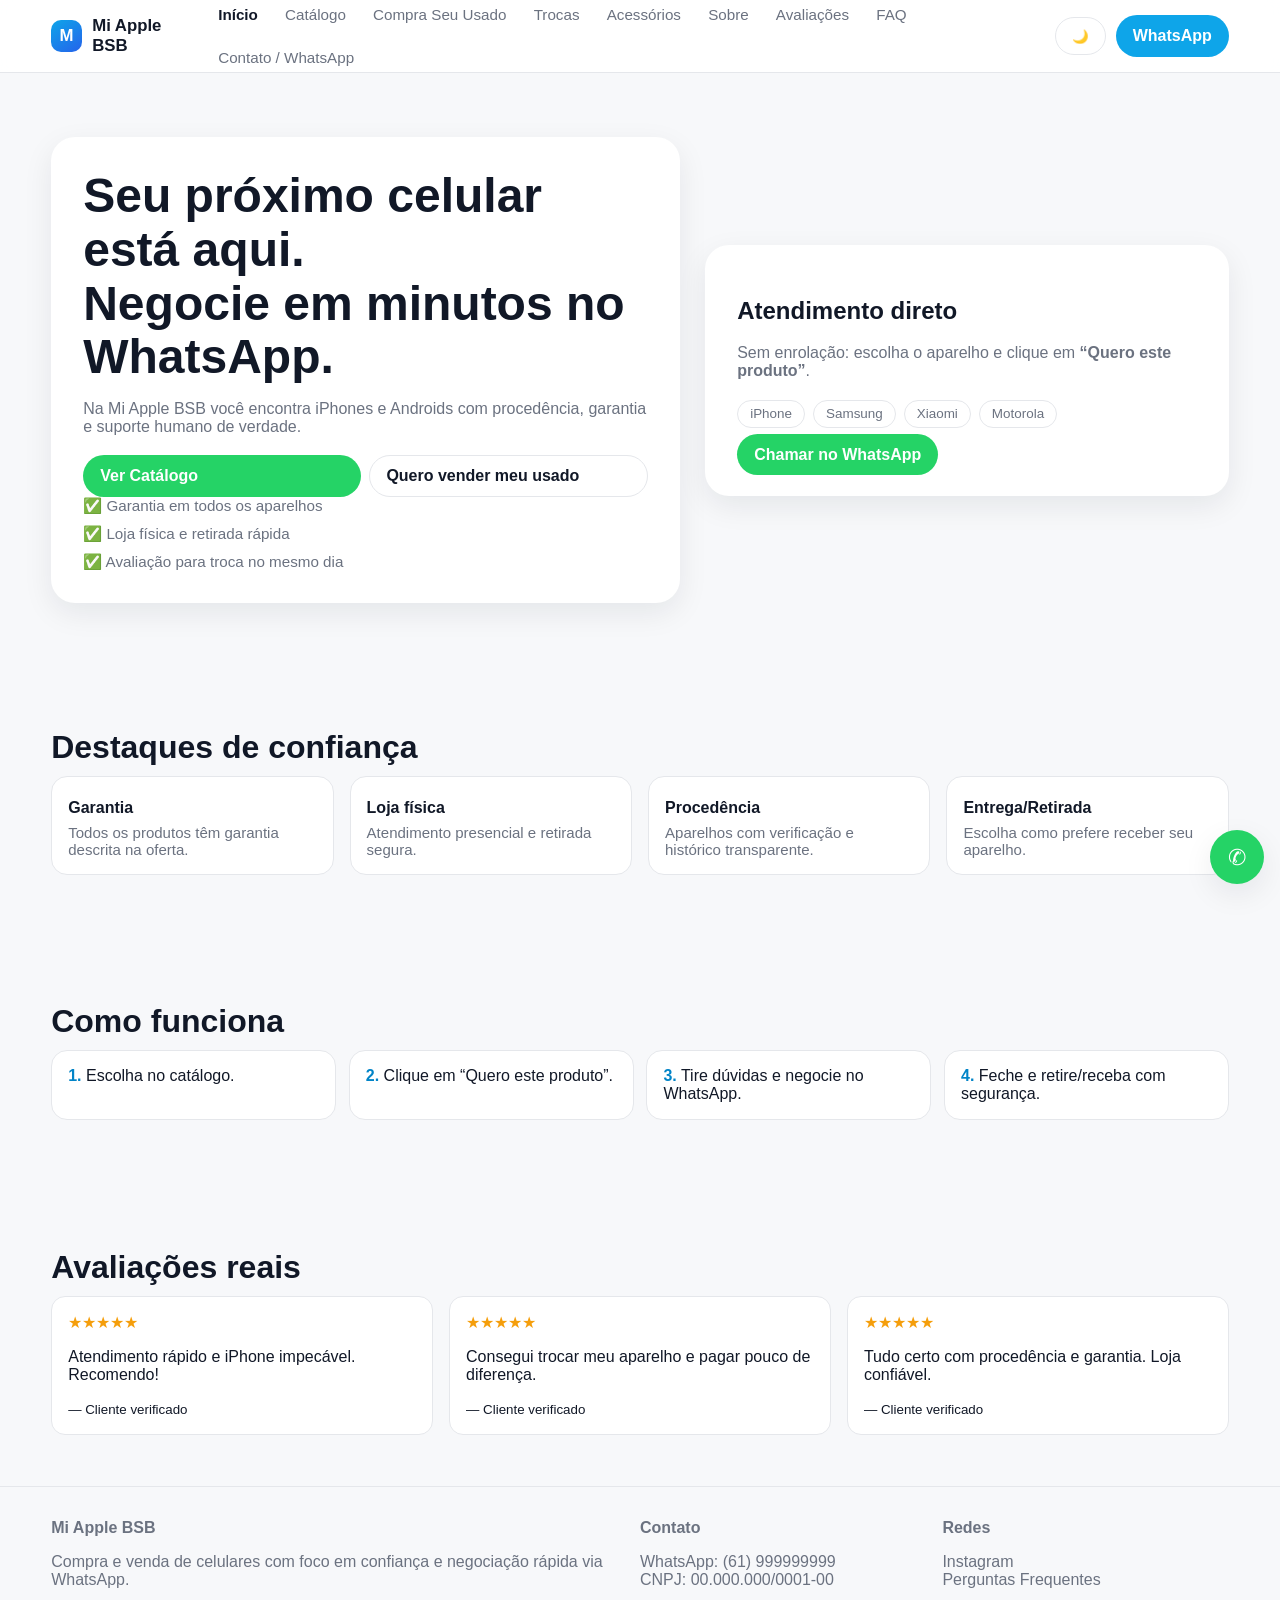
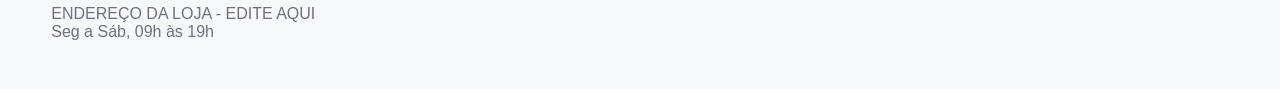
<file: index.html>
<!doctype html><html lang="pt-BR"><head>
<meta charset="UTF-8"><meta name="viewport" content="width=device-width,initial-scale=1.0">
<title>Mi Apple BSB | Catálogo de Celulares com Atendimento via WhatsApp</title>
<meta name="description" content="Compra e venda de celulares novos e seminovos em Brasília. Catálogo atualizado e atendimento rápido via WhatsApp.">
<link rel="stylesheet" href="assets/css/styles.css">
<script type="application/ld+json">{"@context":"https://schema.org","@type":"Store","name":"Mi Apple BSB","telephone":"+55 61 99999-9999","address":"ENDEREÇO DA LOJA - EDITE AQUI"}</script>
</head><body>
<div id="siteHeader"></div>
<main>
<section class="hero"><div class="container hero-wrap">
  <div class="hero-card"><h1>Seu próximo celular está aqui. <br>Negocie em minutos no WhatsApp.</h1>
    <p>Na Mi Apple BSB você encontra iPhones e Androids com procedência, garantia e suporte humano de verdade.</p>
    <div class="card-actions"><a class="btn btn-whatsapp" href="catalogo.html">Ver Catálogo</a><a class="btn btn-outline" href="vender.html">Quero vender meu usado</a></div>
    <div class="hero-bullets"><span>✅ Garantia em todos os aparelhos</span><span>✅ Loja física e retirada rápida</span><span>✅ Avaliação para troca no mesmo dia</span></div>
  </div>
  <div class="hero-card"><h2>Atendimento direto</h2><p>Sem enrolação: escolha o aparelho e clique em <strong>“Quero este produto”</strong>.</p><div class="chips"><span class="chip">iPhone</span><span class="chip">Samsung</span><span class="chip">Xiaomi</span><span class="chip">Motorola</span></div><br><a class="btn btn-whatsapp" target="_blank" rel="noopener" href="https://wa.me/5561999999999?text=Olá!%20Quero%20atendimento%20agora.">Chamar no WhatsApp</a></div>
</div></section>

<section class="section"><div class="container"><h2 class="section-title">Destaques de confiança</h2><div class="grid-4">
<div class="highlight"><h3>Garantia</h3><p>Todos os produtos têm garantia descrita na oferta.</p></div>
<div class="highlight"><h3>Loja física</h3><p>Atendimento presencial e retirada segura.</p></div>
<div class="highlight"><h3>Procedência</h3><p>Aparelhos com verificação e histórico transparente.</p></div>
<div class="highlight"><h3>Entrega/Retirada</h3><p>Escolha como prefere receber seu aparelho.</p></div>
</div></div></section>

<section class="section"><div class="container"><h2 class="section-title">Como funciona</h2><div class="steps">
<div class="step"><b>1.</b> Escolha no catálogo.</div><div class="step"><b>2.</b> Clique em “Quero este produto”.</div><div class="step"><b>3.</b> Tire dúvidas e negocie no WhatsApp.</div><div class="step"><b>4.</b> Feche e retire/receba com segurança.</div>
</div></div></section>

<section class="section"><div class="container"><h2 class="section-title">Avaliações reais</h2><div class="testimonials">
<div class="testimonial"><div class="stars">★★★★★</div><p>Atendimento rápido e iPhone impecável. Recomendo!</p><small>— Cliente verificado</small></div>
<div class="testimonial"><div class="stars">★★★★★</div><p>Consegui trocar meu aparelho e pagar pouco de diferença.</p><small>— Cliente verificado</small></div>
<div class="testimonial"><div class="stars">★★★★★</div><p>Tudo certo com procedência e garantia. Loja confiável.</p><small>— Cliente verificado</small></div>
</div></div></section>
</main>
<div id="siteFooter"></div>
<script src="assets/js/app.js"></script>
</body></html>
</file>
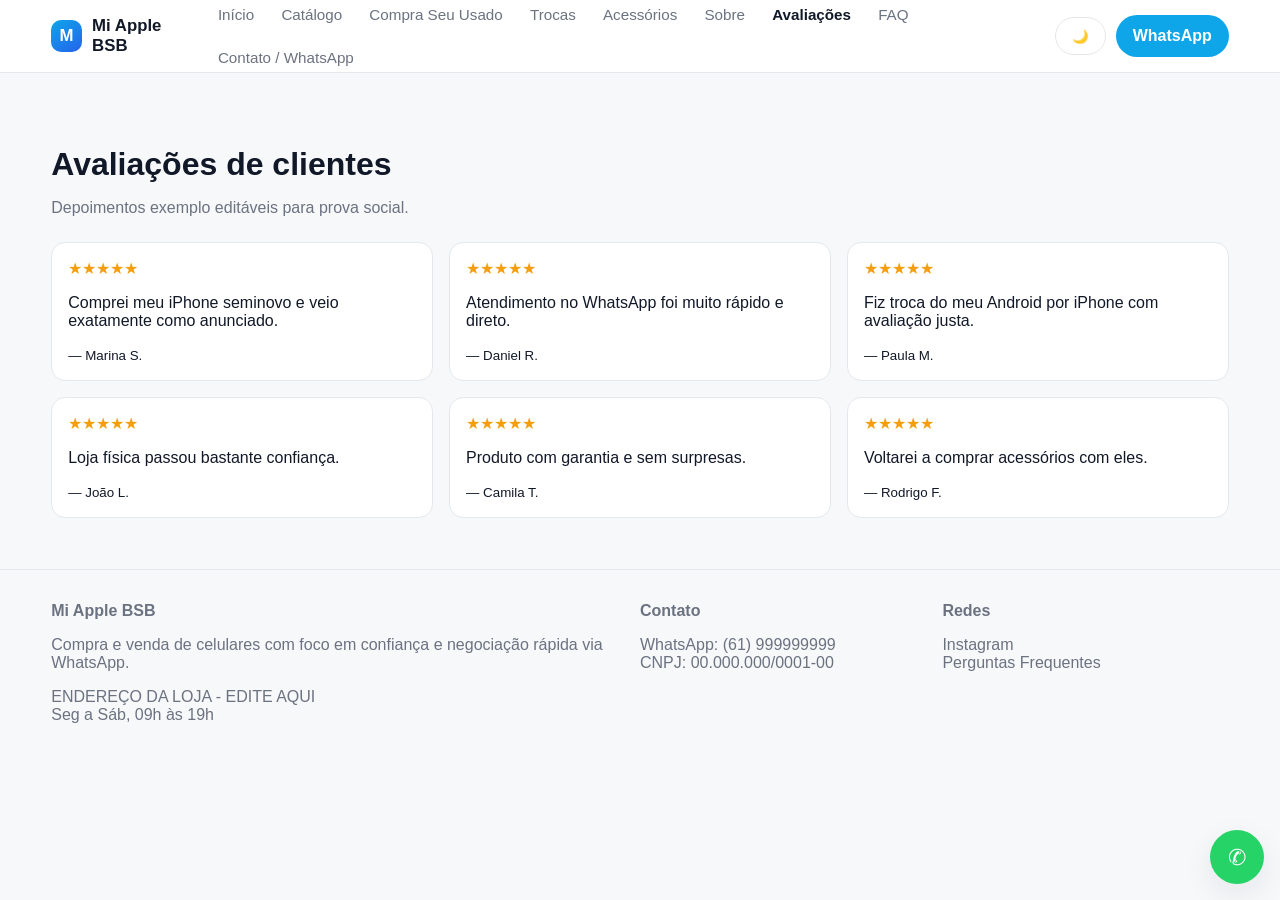
<file: avaliacoes.html>
<!doctype html><html lang="pt-BR"><head><meta charset="UTF-8"><meta name="viewport" content="width=device-width,initial-scale=1.0"><title>Avaliações | Mi Apple BSB</title><meta name="description" content="Veja o que clientes dizem sobre a Mi Apple BSB."><link rel="stylesheet" href="assets/css/styles.css"></head><body>
<div id="siteHeader"></div><main class="section"><div class="container"><h1 class="section-title">Avaliações de clientes</h1><p class="section-subtitle">Depoimentos exemplo editáveis para prova social.</p><div class="testimonials">
<div class="testimonial"><div class="stars">★★★★★</div><p>Comprei meu iPhone seminovo e veio exatamente como anunciado.</p><small>— Marina S.</small></div>
<div class="testimonial"><div class="stars">★★★★★</div><p>Atendimento no WhatsApp foi muito rápido e direto.</p><small>— Daniel R.</small></div>
<div class="testimonial"><div class="stars">★★★★★</div><p>Fiz troca do meu Android por iPhone com avaliação justa.</p><small>— Paula M.</small></div>
<div class="testimonial"><div class="stars">★★★★★</div><p>Loja física passou bastante confiança.</p><small>— João L.</small></div>
<div class="testimonial"><div class="stars">★★★★★</div><p>Produto com garantia e sem surpresas.</p><small>— Camila T.</small></div>
<div class="testimonial"><div class="stars">★★★★★</div><p>Voltarei a comprar acessórios com eles.</p><small>— Rodrigo F.</small></div>
</div></div></main><div id="siteFooter"></div><script src="assets/js/app.js"></script></body></html>
</file>
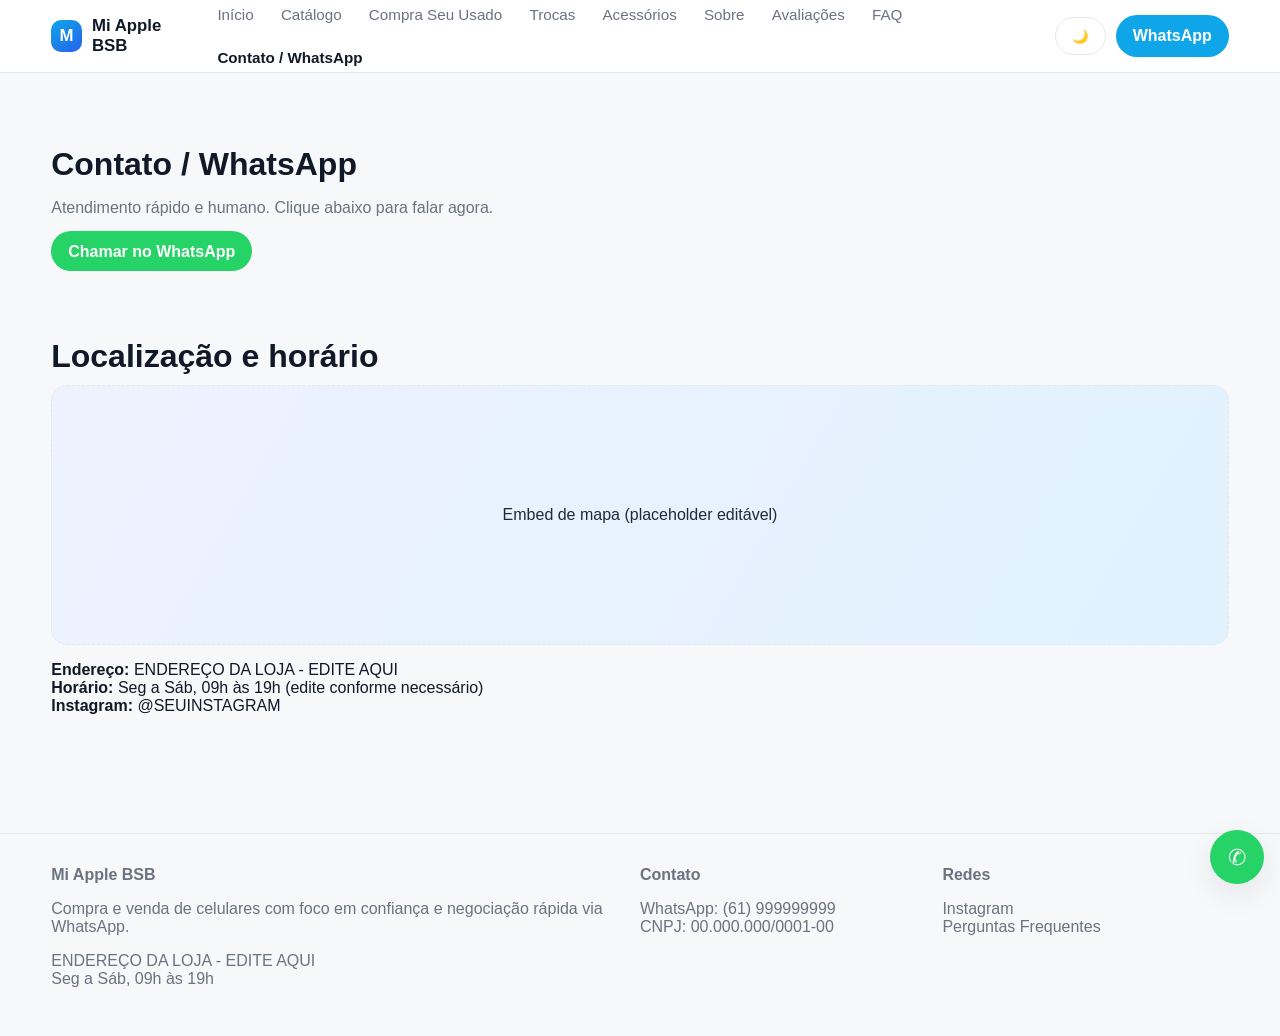
<file: contato.html>
<!doctype html><html lang="pt-BR"><head><meta charset="UTF-8"><meta name="viewport" content="width=device-width,initial-scale=1.0"><title>Contato e WhatsApp | Mi Apple BSB</title><meta name="description" content="Fale com a Mi Apple BSB no WhatsApp, veja localização e horários."><link rel="stylesheet" href="assets/css/styles.css"></head><body>
<div id="siteHeader"></div><main class="section"><div class="container">
<h1 class="section-title">Contato / WhatsApp</h1><p class="section-subtitle">Atendimento rápido e humano. Clique abaixo para falar agora.</p>
<a class="btn btn-whatsapp" target="_blank" rel="noopener" href="https://wa.me/5561999999999?text=Olá! Quero atendimento da Mi Apple BSB.">Chamar no WhatsApp</a>
<section class="section"><h2 class="section-title">Localização e horário</h2><div class="map-placeholder">Embed de mapa (placeholder editável)</div><p><strong>Endereço:</strong> ENDEREÇO DA LOJA - EDITE AQUI<br><strong>Horário:</strong> Seg a Sáb, 09h às 19h (edite conforme necessário)<br><strong>Instagram:</strong> @SEUINSTAGRAM</p></section>
</div></main><div id="siteFooter"></div><script src="assets/js/app.js"></script></body></html>
</file>
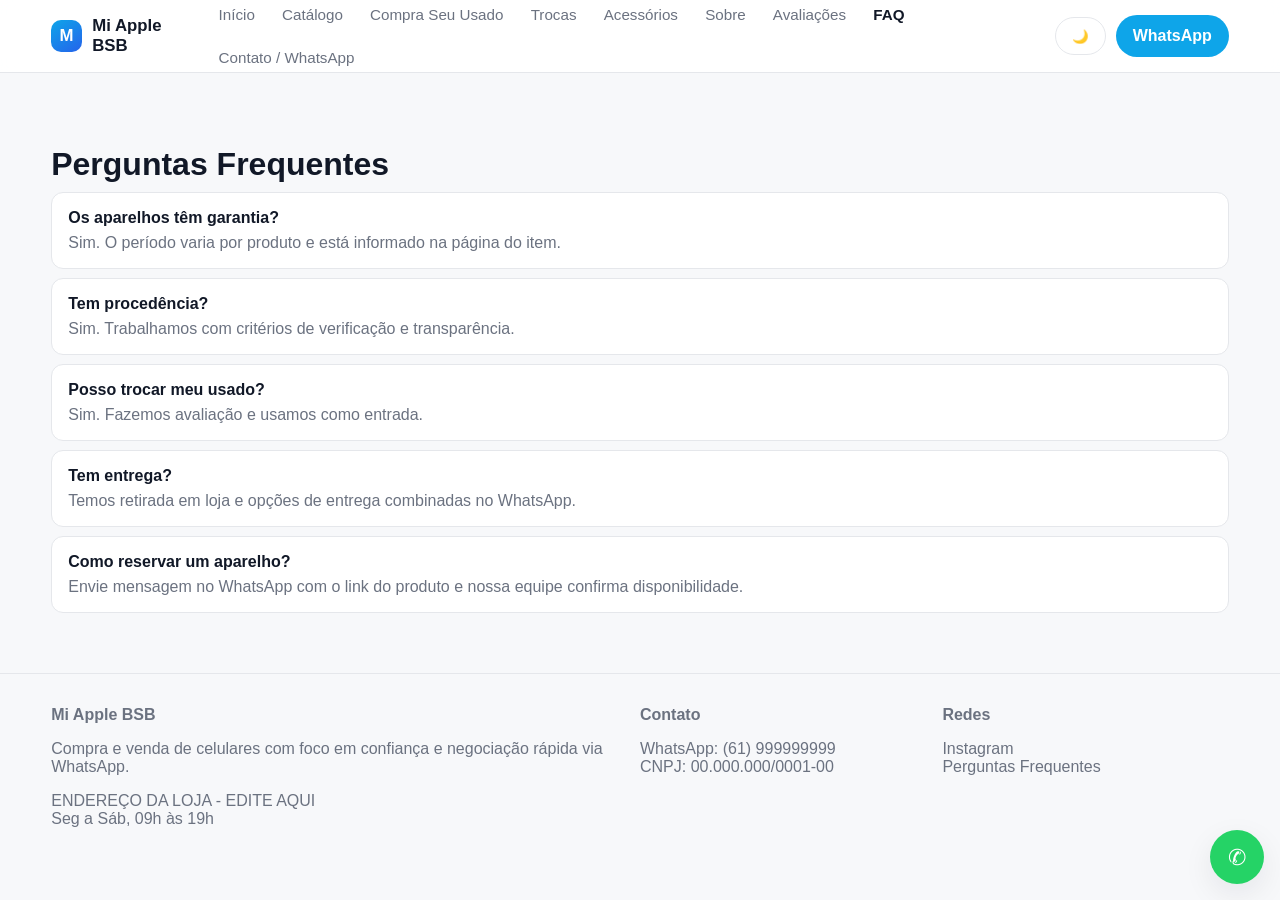
<file: faq.html>
<!doctype html><html lang="pt-BR"><head><meta charset="UTF-8"><meta name="viewport" content="width=device-width,initial-scale=1.0"><title>FAQ | Mi Apple BSB</title><meta name="description" content="Perguntas frequentes sobre garantia, procedência, trocas e prazos."><link rel="stylesheet" href="assets/css/styles.css"></head><body>
<div id="siteHeader"></div><main class="section"><div class="container"><h1 class="section-title">Perguntas Frequentes</h1>
<div class="faq-item"><h3>Os aparelhos têm garantia?</h3><p>Sim. O período varia por produto e está informado na página do item.</p></div>
<div class="faq-item"><h3>Tem procedência?</h3><p>Sim. Trabalhamos com critérios de verificação e transparência.</p></div>
<div class="faq-item"><h3>Posso trocar meu usado?</h3><p>Sim. Fazemos avaliação e usamos como entrada.</p></div>
<div class="faq-item"><h3>Tem entrega?</h3><p>Temos retirada em loja e opções de entrega combinadas no WhatsApp.</p></div>
<div class="faq-item"><h3>Como reservar um aparelho?</h3><p>Envie mensagem no WhatsApp com o link do produto e nossa equipe confirma disponibilidade.</p></div>
</div></main><div id="siteFooter"></div><script src="assets/js/app.js"></script></body></html>
</file>
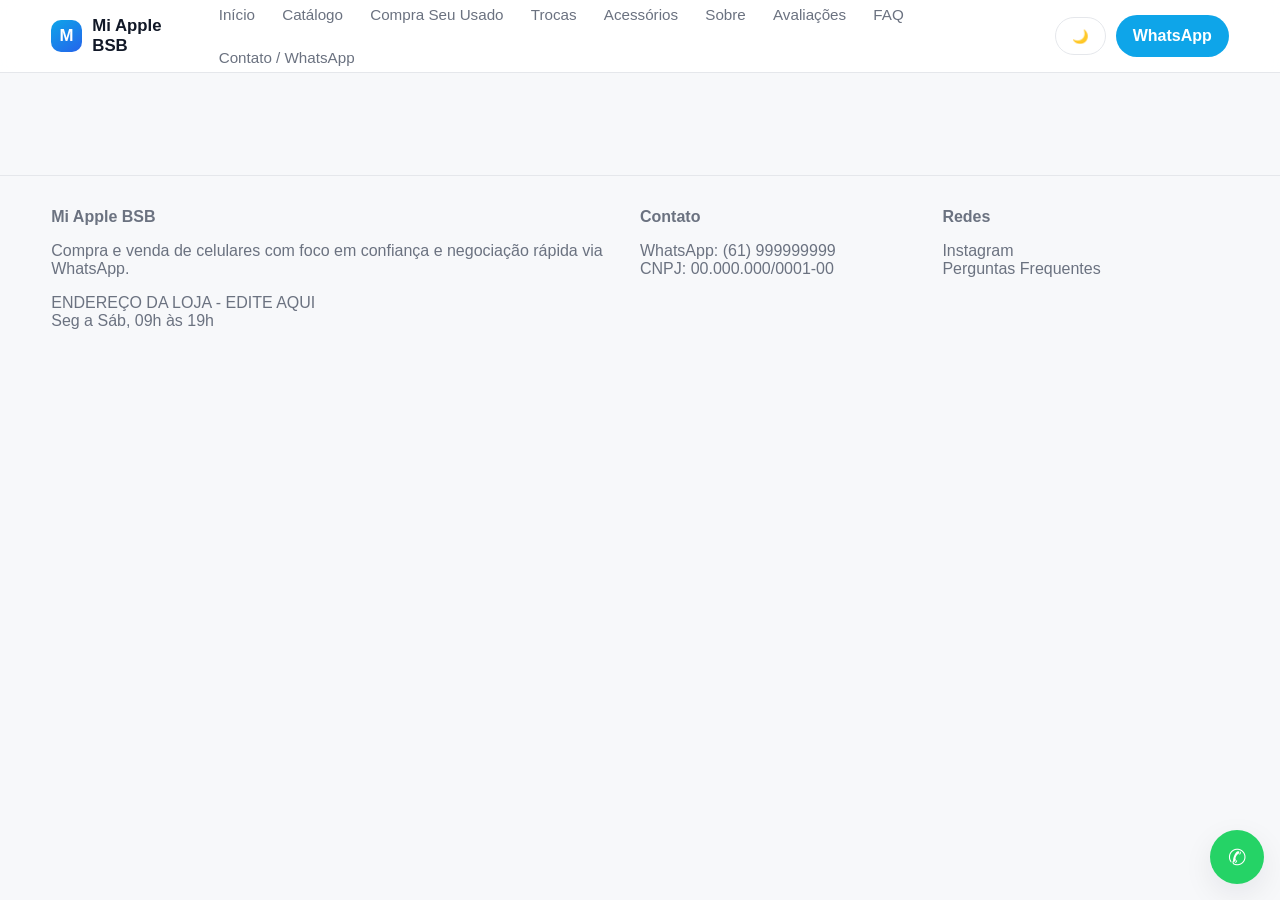
<file: produto.html>
<!doctype html><html lang="pt-BR"><head>
<meta charset="UTF-8"><meta name="viewport" content="width=device-width,initial-scale=1.0">
<title>Produto | Mi Apple BSB</title>
<meta name="description" content="Detalhes do produto com galeria, especificações e botão direto para WhatsApp.">
<link rel="stylesheet" href="assets/css/styles.css"></head><body>
<div id="siteHeader"></div>
<main class="section"><div class="container" id="produtoDetalhe"></div></main>
<div id="siteFooter"></div>
<script src="assets/js/app.js"></script><script src="assets/js/produto.js"></script>
</body></html>
</file>
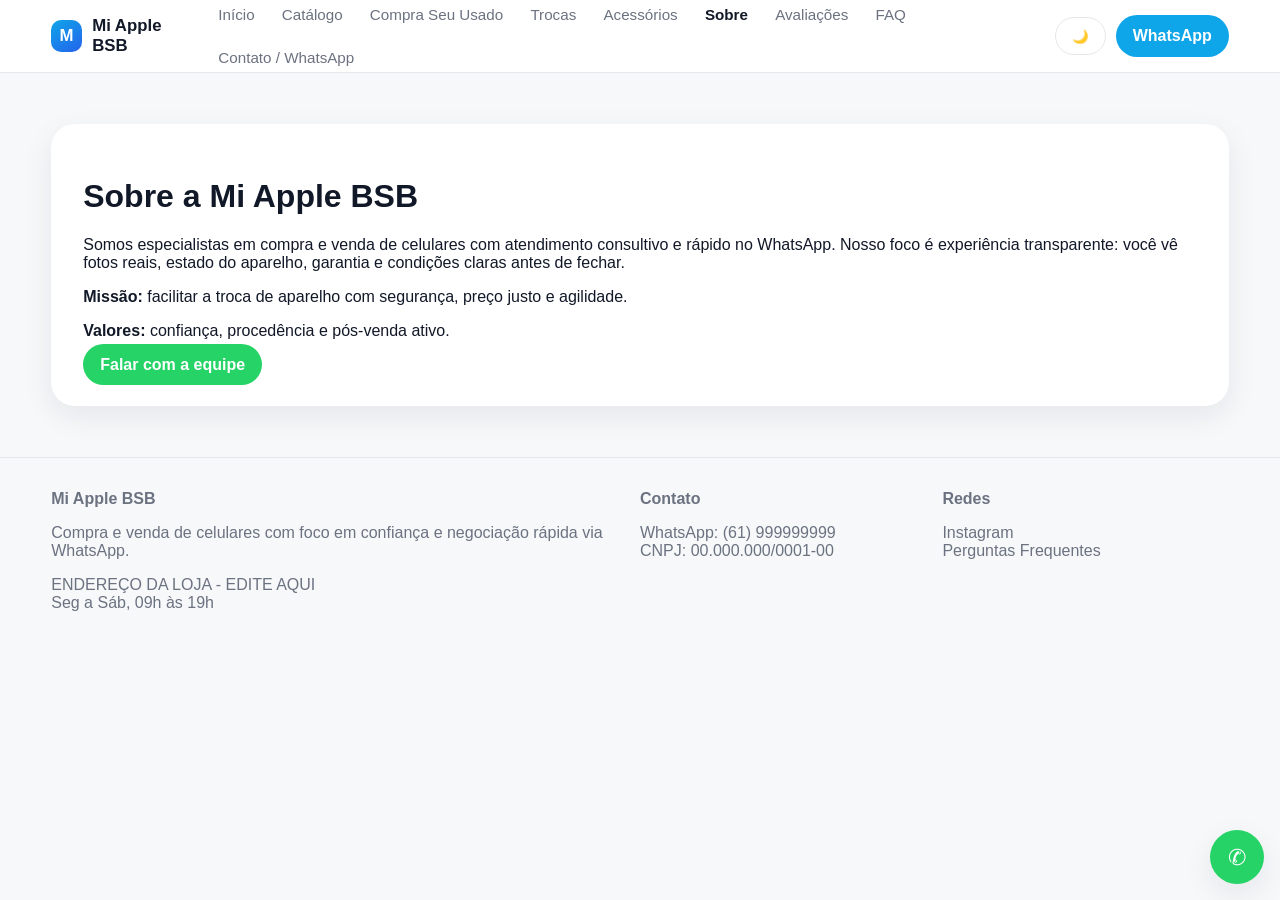
<file: sobre.html>
<!doctype html><html lang="pt-BR"><head><meta charset="UTF-8"><meta name="viewport" content="width=device-width,initial-scale=1.0"><title>Sobre | Mi Apple BSB</title><meta name="description" content="Conheça a Mi Apple BSB e nosso compromisso com procedência e atendimento."><link rel="stylesheet" href="assets/css/styles.css"></head><body>
<div id="siteHeader"></div>
<main class="section"><div class="container hero-card"><h1>Sobre a Mi Apple BSB</h1><p>Somos especialistas em compra e venda de celulares com atendimento consultivo e rápido no WhatsApp. Nosso foco é experiência transparente: você vê fotos reais, estado do aparelho, garantia e condições claras antes de fechar.</p><p><strong>Missão:</strong> facilitar a troca de aparelho com segurança, preço justo e agilidade.</p><p><strong>Valores:</strong> confiança, procedência e pós-venda ativo.</p><a class="btn btn-whatsapp" href="https://wa.me/5561999999999?text=Olá! Quero saber mais sobre a loja." target="_blank" rel="noopener">Falar com a equipe</a></div></main>
<div id="siteFooter"></div><script src="assets/js/app.js"></script></body></html>
</file>
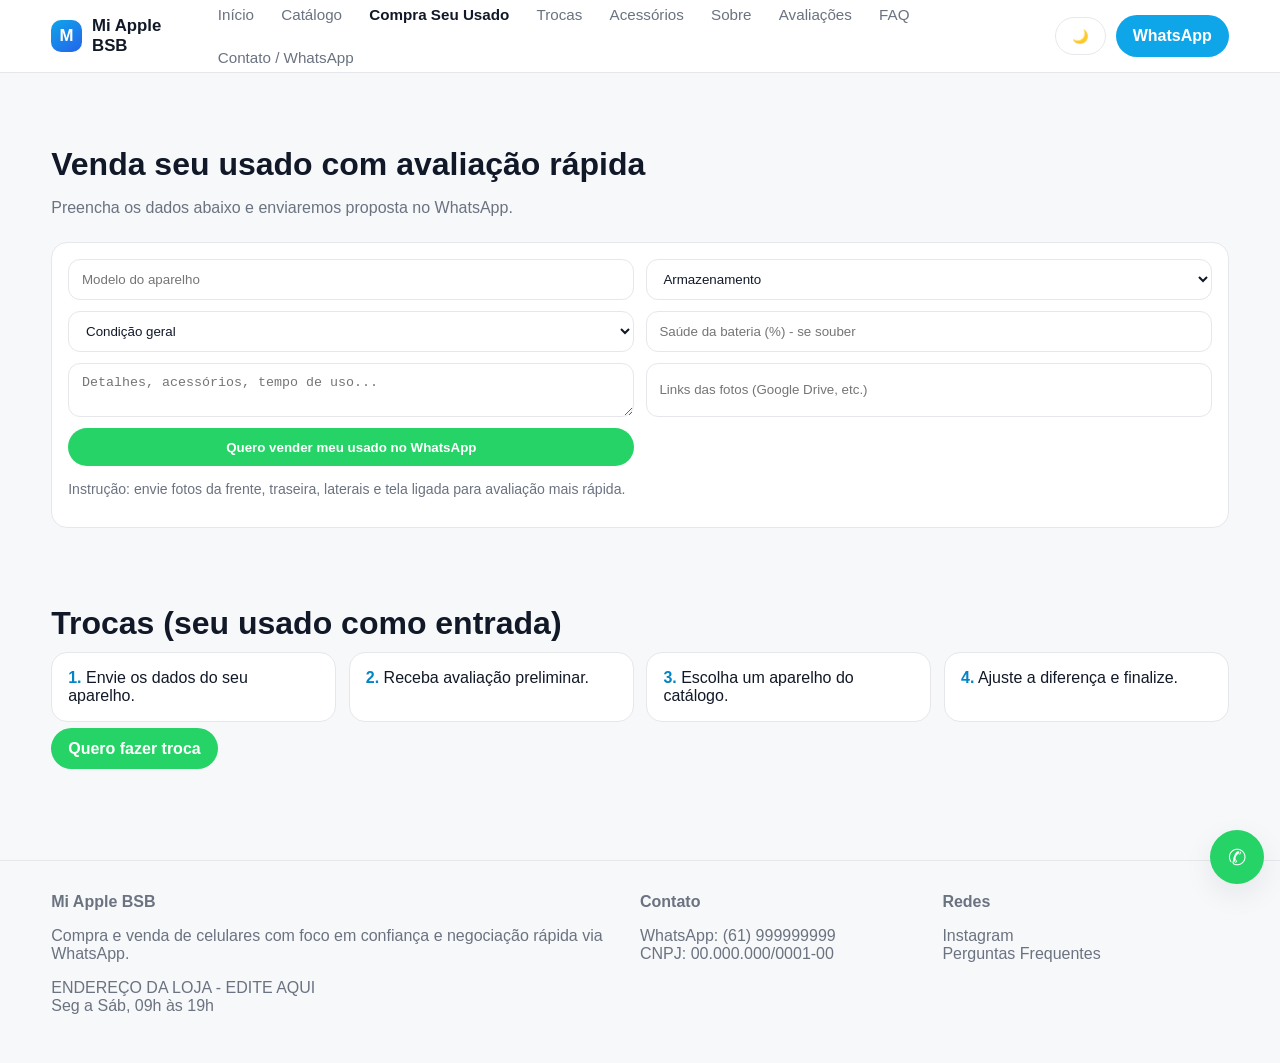
<file: vender.html>
<!doctype html><html lang="pt-BR"><head>
<meta charset="UTF-8"><meta name="viewport" content="width=device-width,initial-scale=1.0"><title>Compra Seu Usado e Trocas | Mi Apple BSB</title>
<meta name="description" content="Venda seu celular usado ou faça troca com avaliação rápida via WhatsApp."><link rel="stylesheet" href="assets/css/styles.css"></head><body>
<div id="siteHeader"></div>
<main class="section"><div class="container">
<h1 class="section-title">Venda seu usado com avaliação rápida</h1><p class="section-subtitle">Preencha os dados abaixo e enviaremos proposta no WhatsApp.</p>
<div class="form-card"><form id="vendaForm" class="form-grid">
<input name="modelo" placeholder="Modelo do aparelho" required>
<select name="armazenamento" required><option value="">Armazenamento</option><option>64GB</option><option>128GB</option><option>256GB</option><option>512GB</option></select>
<select name="condicao" required><option value="">Condição geral</option><option>Excelente</option><option>Muito bom</option><option>Bom</option><option>Com detalhes</option></select>
<input name="bateria" placeholder="Saúde da bateria (%) - se souber">
<textarea name="detalhes" placeholder="Detalhes, acessórios, tempo de uso..."></textarea>
<input name="fotos" placeholder="Links das fotos (Google Drive, etc.)">
<button class="btn btn-whatsapp" type="submit">Quero vender meu usado no WhatsApp</button>
</form><p class="small">Instrução: envie fotos da frente, traseira, laterais e tela ligada para avaliação mais rápida.</p></div>

<section id="trocas" class="section"><h2 class="section-title">Trocas (seu usado como entrada)</h2><div class="steps">
<div class="step"><b>1.</b> Envie os dados do seu aparelho.</div><div class="step"><b>2.</b> Receba avaliação preliminar.</div><div class="step"><b>3.</b> Escolha um aparelho do catálogo.</div><div class="step"><b>4.</b> Ajuste a diferença e finalize.</div>
</div><br><a class="btn btn-whatsapp" target="_blank" rel="noopener" href="https://wa.me/5561999999999?text=Olá! Quero fazer uma troca com meu usado.">Quero fazer troca</a></section>
</div></main>
<div id="siteFooter"></div>
<script src="assets/js/app.js"></script>
<script>
document.getElementById('vendaForm').addEventListener('submit',function(e){
  e.preventDefault();
  const fd = new FormData(e.target);
  const msg = `Olá! Quero vender meu usado na Mi Apple BSB.%0AModelo: ${fd.get('modelo')}%0AArmazenamento: ${fd.get('armazenamento')}%0ACondição: ${fd.get('condicao')}%0ABateria: ${fd.get('bateria')}%0ADetalhes: ${fd.get('detalhes')}%0AFotos: ${fd.get('fotos')}`;
  location.href = `https://wa.me/5561999999999?text=${msg}`;
});
</script>
</body></html>
</file>
<file: assets/css/styles.css>
:root {
  --bg: #f7f8fa;
  --surface: #ffffff;
  --text: #111827;
  --muted: #6b7280;
  --primary: #0ea5e9;
  --primary-dark: #0284c7;
  --accent: #25d366;
  --border: #e5e7eb;
  --warning: #f59e0b;
  --shadow: 0 10px 30px rgba(17, 24, 39, 0.08);
}

[data-theme="dark"] {
  --bg: #0b1220;
  --surface: #111827;
  --text: #f3f4f6;
  --muted: #9ca3af;
  --border: #1f2937;
  --shadow: 0 10px 30px rgba(0, 0, 0, 0.35);
}

* { box-sizing: border-box; }
html, body { margin: 0; padding: 0; font-family: "Inter", "SF Pro Display", Arial, sans-serif; background: var(--bg); color: var(--text); }
a { color: inherit; text-decoration: none; }
img { max-width: 100%; display: block; }

.container { width: min(1200px, 92%); margin: 0 auto; }
.section { padding: 3.2rem 0; }
.section-title { font-size: clamp(1.4rem, 2.5vw, 2.1rem); margin-bottom: .6rem; }
.section-subtitle { color: var(--muted); margin-bottom: 1.6rem; }

.topbar {
  position: sticky; top: 0; z-index: 40;
  background: rgba(255,255,255,.9); backdrop-filter: blur(8px);
  border-bottom: 1px solid var(--border);
}
[data-theme="dark"] .topbar { background: rgba(17,24,39,.85); }
.nav {
  min-height: 72px; display: flex; align-items: center; justify-content: space-between; gap: 1rem;
}
.brand { display: flex; align-items: center; gap: .65rem; font-weight: 700; font-size: 1.05rem; }
.brand-badge { width: 32px; height: 32px; border-radius: 10px; background: linear-gradient(145deg, var(--primary), #2563eb); display: grid; place-items: center; color: #fff; }

.menu { display: flex; gap: 1rem; align-items: center; flex-wrap: wrap; }
.menu a { font-size: .95rem; color: var(--muted); padding: .3rem .35rem; border-radius: 8px; }
.menu a:hover, .menu a:focus-visible { color: var(--text); background: #f3f4f6; }
[data-theme="dark"] .menu a:hover, [data-theme="dark"] .menu a:focus-visible { background: #1f2937; }

.nav-actions { display: flex; align-items: center; gap: .6rem; }
.btn {
  border: 1px solid transparent; border-radius: 999px; padding: .67rem 1rem; font-weight: 600;
  cursor: pointer; transition: .2s ease;
}
.btn-primary { background: var(--primary); color: #fff; }
.btn-primary:hover { background: var(--primary-dark); }
.btn-outline { border-color: var(--border); background: var(--surface); color: var(--text); }
.btn-whatsapp { background: var(--accent); color: #fff; }
.btn-whatsapp:hover { filter: brightness(.95); }

.hamburger { display: none; border: none; background: transparent; cursor: pointer; }
.hamburger span { width: 25px; height: 2px; background: var(--text); display: block; margin: 5px 0; }
.mobile-menu { display: none; padding: 0 0 1rem; }
.mobile-menu.open { display: grid; gap: .7rem; }
.mobile-menu a { color: var(--muted); padding: .4rem 0; border-bottom: 1px solid var(--border); }

.hero { padding: 4rem 0 3rem; }
.hero-wrap { display: grid; grid-template-columns: 1.2fr 1fr; gap: 1.6rem; align-items: center; }
.hero-card { background: var(--surface); border-radius: 24px; padding: 2rem; box-shadow: var(--shadow); }
.hero h1 { font-size: clamp(1.8rem, 4vw, 3rem); margin: 0 0 .8rem; line-height: 1.12; }
.hero p { color: var(--muted); margin-bottom: 1.2rem; }
.hero-bullets { display: grid; gap: .65rem; color: var(--muted); font-size: .95rem; }

.chips { display: flex; gap: .5rem; flex-wrap: wrap; }
.chip { padding: .35rem .75rem; border: 1px solid var(--border); border-radius: 999px; font-size: .84rem; color: var(--muted); }

.grid-4 { display: grid; grid-template-columns: repeat(4,1fr); gap: 1rem; }
.highlight { background: var(--surface); border: 1px solid var(--border); border-radius: 16px; padding: 1rem; }
.highlight h3 { margin: .4rem 0; font-size: 1rem; }
.highlight p { margin: 0; color: var(--muted); font-size: .94rem; }

.catalog-controls {
  display: grid; grid-template-columns: 2fr repeat(6,1fr); gap: .7rem; margin: 1rem 0 1.2rem;
}
input, select, textarea {
  width: 100%; background: var(--surface); border: 1px solid var(--border); color: var(--text);
  border-radius: 12px; padding: .68rem .8rem;
}
input:focus-visible, select:focus-visible, textarea:focus-visible, button:focus-visible, a:focus-visible {
  outline: 3px solid #93c5fd; outline-offset: 1px;
}

.products-grid { display: grid; grid-template-columns: repeat(4,1fr); gap: 1rem; }
.product-card {
  background: var(--surface); border: 1px solid var(--border); border-radius: 18px; overflow: hidden; box-shadow: var(--shadow);
  display: flex; flex-direction: column;
}
.product-card-body { padding: .9rem; display: grid; gap: .55rem; }
.product-meta { display: flex; gap: .4rem; flex-wrap: wrap; }
.badge { font-size: .73rem; padding: .2rem .55rem; border-radius: 999px; }
.badge-offer { background: #fef3c7; color: #92400e; }
.badge-hit { background: #dbeafe; color: #1e3a8a; }
.badge-cond { background: #dcfce7; color: #166534; }
.price { font-size: 1.3rem; font-weight: 700; }
.small { color: var(--muted); font-size: .88rem; }
.card-actions { display: grid; grid-template-columns: 1fr 1fr; gap: .5rem; margin-top: .2rem; }

.pagination-wrap { display: flex; justify-content: center; margin-top: 1.1rem; }

.steps { display: grid; grid-template-columns: repeat(4,1fr); gap: .8rem; }
.step { background: var(--surface); border: 1px solid var(--border); border-radius: 16px; padding: 1rem; }
.step b { color: var(--primary-dark); }

.testimonials { display: grid; grid-template-columns: repeat(3,1fr); gap: 1rem; }
.testimonial { background: var(--surface); border: 1px solid var(--border); padding: 1rem; border-radius: 14px; }
.stars { color: #f59e0b; }

.faq-item { background: var(--surface); border: 1px solid var(--border); border-radius: 12px; padding: 1rem; margin-bottom: .6rem; }
.faq-item h3 { margin: 0 0 .4rem; font-size: 1rem; }
.faq-item p { margin: 0; color: var(--muted); }

.footer { padding: 2rem 0; border-top: 1px solid var(--border); color: var(--muted); }
.footer-grid { display: grid; grid-template-columns: 2fr 1fr 1fr; gap: 1rem; }

.whatsapp-float {
  position: fixed; right: 16px; bottom: 16px; z-index: 99; width: 54px; height: 54px; border-radius: 50%;
  display: grid; place-items: center; background: var(--accent); color: #fff; font-size: 1.4rem; box-shadow: var(--shadow);
}

.product-layout { display: grid; grid-template-columns: 1.05fr 1fr; gap: 1.2rem; }
.gallery { background: var(--surface); border: 1px solid var(--border); border-radius: 18px; overflow: hidden; }
.gallery-main { aspect-ratio: 1/1; object-fit: cover; width: 100%; }
.gallery-thumbs { display: grid; grid-template-columns: repeat(4,1fr); gap: .45rem; padding: .6rem; }
.gallery-thumbs img { border-radius: 10px; cursor: pointer; border: 2px solid transparent; }
.gallery-thumbs img.active { border-color: var(--primary); }

.form-card { background: var(--surface); border: 1px solid var(--border); border-radius: 16px; padding: 1rem; }
.form-grid { display: grid; grid-template-columns: 1fr 1fr; gap: .7rem; }
.map-placeholder { height: 260px; border-radius: 16px; border: 1px dashed var(--border); background: linear-gradient(120deg,#eef2ff,#e0f2fe); display: grid; place-items: center; color: #1f2937; }

@media (max-width: 980px) {
  .menu { display: none; }
  .hamburger { display: block; }
  .hero-wrap, .product-layout { grid-template-columns: 1fr; }
  .grid-4, .steps { grid-template-columns: 1fr 1fr; }
  .products-grid { grid-template-columns: repeat(2,1fr); }
  .testimonials { grid-template-columns: 1fr; }
  .catalog-controls { grid-template-columns: 1fr 1fr; }
}
@media (max-width: 640px) {
  .grid-4, .steps, .products-grid, .footer-grid, .form-grid, .catalog-controls { grid-template-columns: 1fr; }
  .nav-actions .btn-primary { display: none; }
}
</file>
